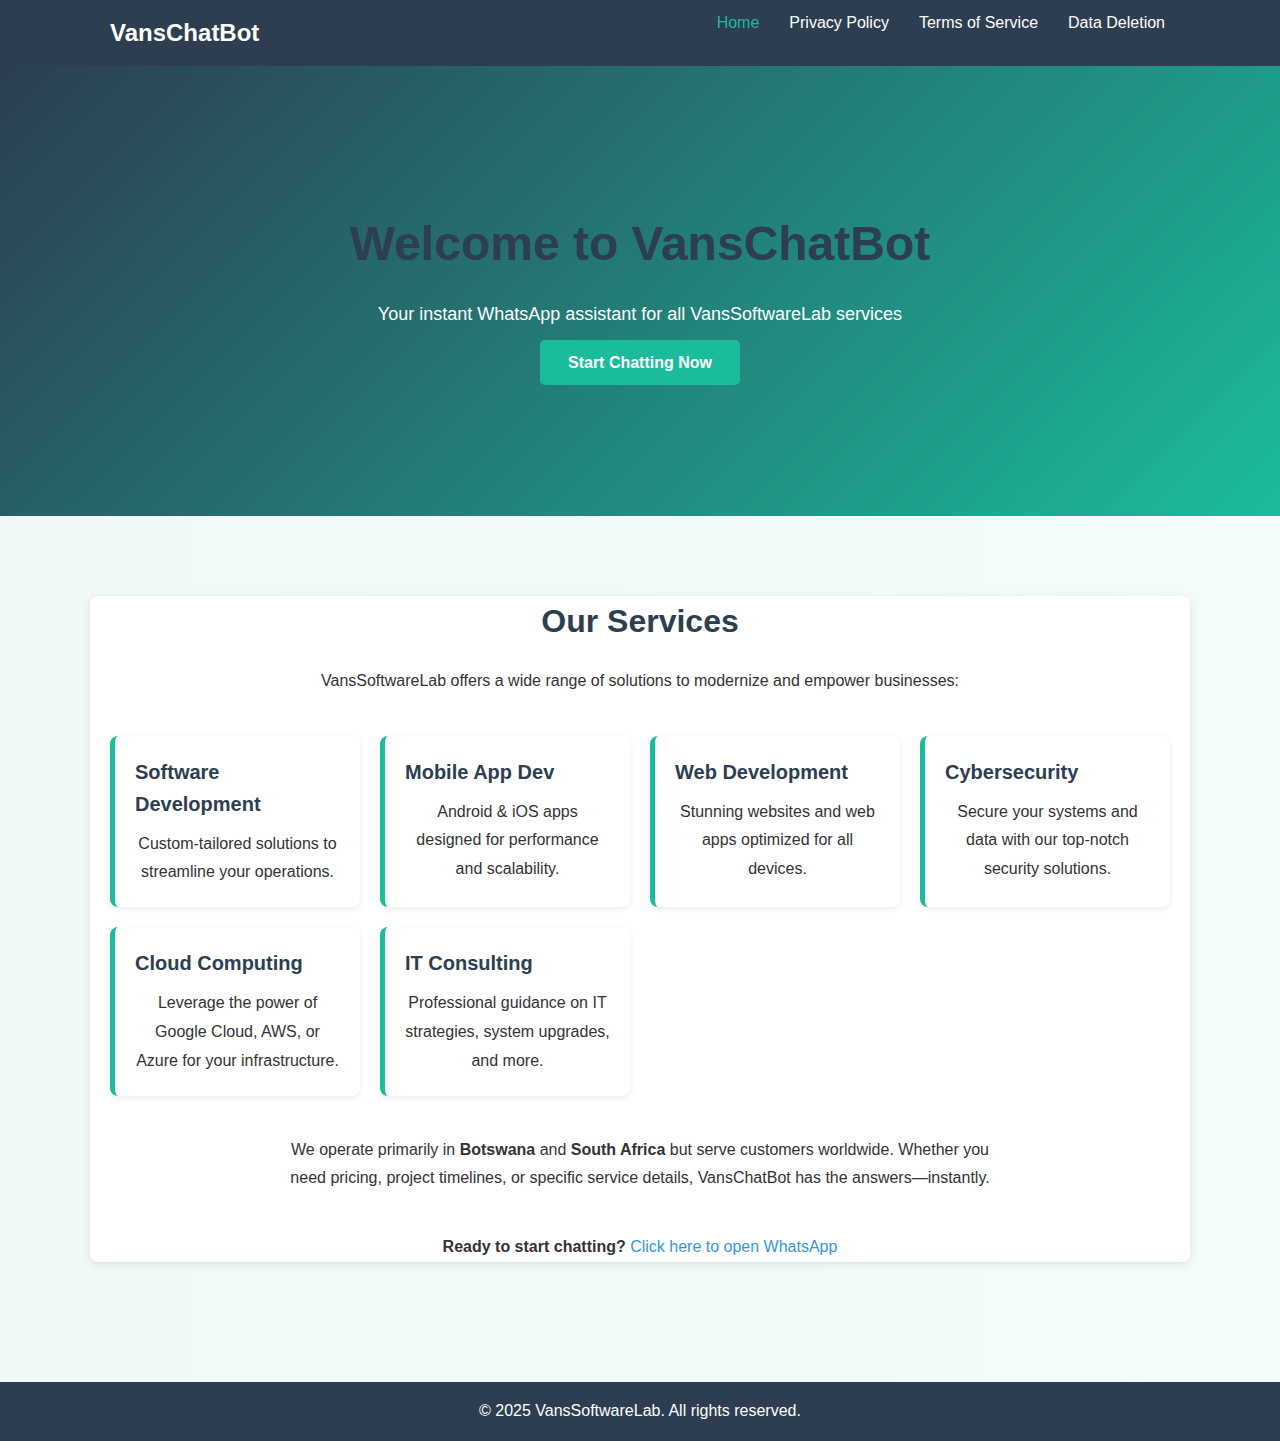
<file: index.html>
<!DOCTYPE html>
<html lang="en">

<head>
    <meta charset="UTF-8" />
    <meta name="viewport" content="width=device-width, initial-scale=1.0" />
    <title>VansChatBot - Home</title>
    <!-- Link to External CSS -->
    <link rel="stylesheet" href="css/style.css" />
</head>

<body>
    <!-- Header and Navbar -->
    <header>
        <div class="navbar-container">
            <div class="site-title">VansChatBot</div>
            <nav>
                <ul>
                    <li><a href="index.html" class="active">Home</a></li>
                    <li><a href="privacy-policy.html">Privacy Policy</a></li>
                    <li><a href="terms-of-service.html">Terms of Service</a></li>
                    <li><a href="data-deletion-instructions.html">Data Deletion</a></li>
                </ul>
            </nav>
        </div>
    </header>

    <!-- HERO SECTION -->

    <section class="hero">
        <div class="hero-content">
        <h1>Welcome to VansChatBot</h1>
        <p>Your instant WhatsApp assistant for all VansSoftwareLab services</p>
        <a href="https://wa.me/1234567890" target="_blank" class="cta-button">Start Chatting Now</a>
        </div>
    </section>


    <!-- SERVICES SECTION -->
    <section class="services-section">
        <div class="container">
            <h2>Our Services</h2>
            <p>VansSoftwareLab offers a wide range of solutions to modernize and empower businesses:</p>
            <div class="services-grid">
                <div class="service-card">
                    <h3>Software Development</h3>
                    <p>Custom-tailored solutions to streamline your operations.</p>
                </div>
                <div class="service-card">
                    <h3>Mobile App Dev</h3>
                    <p>Android & iOS apps designed for performance and scalability.</p>
                </div>
                <div class="service-card">
                    <h3>Web Development</h3>
                    <p>Stunning websites and web apps optimized for all devices.</p>
                </div>
                <div class="service-card">
                    <h3>Cybersecurity</h3>
                    <p>Secure your systems and data with our top-notch security solutions.</p>
                </div>
                <div class="service-card">
                    <h3>Cloud Computing</h3>
                    <p>Leverage the power of Google Cloud, AWS, or Azure for your infrastructure.</p>
                </div>
                <div class="service-card">
                    <h3>IT Consulting</h3>
                    <p>Professional guidance on IT strategies, system upgrades, and more.</p>
                </div>
            </div>
            <p>
                We operate primarily in <strong>Botswana</strong> and <strong>South Africa</strong>
                but serve customers worldwide. Whether you need pricing, project timelines, or
                specific service details, VansChatBot has the answers—instantly.
            </p>
            <p>
                <strong>Ready to start chatting?</strong>
                <a href="https://wa.me/1234567890?text=Hello%2C%20VansChatbot%21" target="_blank">
                    Click here to open WhatsApp
                </a>
            </p>
        </div>
    </section>

    <!-- FOOTER -->
    <footer>
        <p>&copy; 2025 VansSoftwareLab. All rights reserved.</p>
        <!-- Back to Top Button -->
        <button id="backToTopBtn">Back to Top</button>
    </footer>

    <!-- JS Script -->
    <script src="js/script.js"></script>
</body>

</html>
</file>
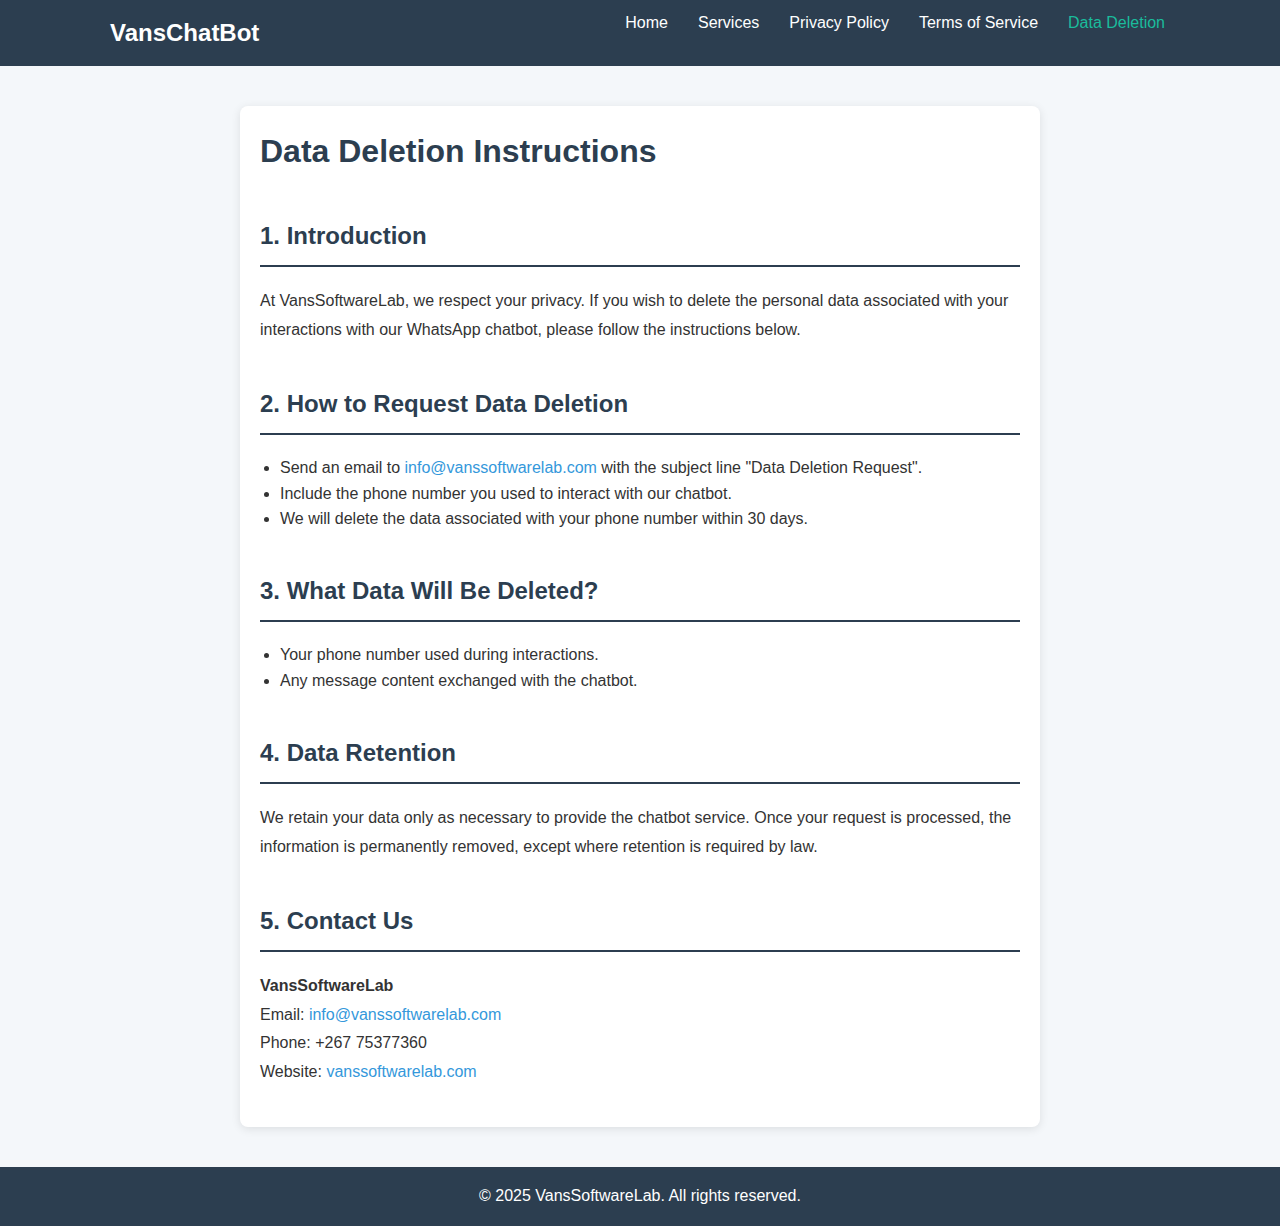
<file: data-deletion-instructions.html>
<!DOCTYPE html>
<html lang="en">

<head>
    <meta charset="UTF-8" />
    <meta name="viewport" content="width=device-width, initial-scale=1.0" />
    <title>Data Deletion Instructions - VansSoftwareLab</title>
    <link rel="stylesheet" href="css/style.css" />
</head>

<body>
    <header>
        <div class="navbar-container">
            <div class="site-title">VansChatBot</div>
            <nav>
                <ul>
                    <li><a href="index.html">Home</a></li>
                    <li class="dropdown">
                        <a href="javascript:void(0)">Services</a>
                        <div class="dropdown-content">
                            <a href="#">Software Development</a>
                            <a href="#">Mobile App Dev</a>
                            <a href="#">Web Development</a>
                            <a href="#">Cybersecurity</a>
                            <a href="#">Cloud Computing</a>
                            <a href="#">IT Consulting</a>
                            <!-- etc. -->
                        </div>
                    </li>
                    <li><a href="privacy-policy.html">Privacy Policy</a></li>
                    <li><a href="terms-of-service.html">Terms of Service</a></li>
                    <li><a href="data-deletion-instructions.html" class="active">Data Deletion</a></li>
                </ul>
            </nav>
        </div>
    </header>

    <div class="container">
        <h1>Data Deletion Instructions</h1>
        <h2 class="section-title">1. Introduction</h2>
        <p>
            At VansSoftwareLab, we respect your privacy. If you wish to delete the personal data
            associated with your interactions with our WhatsApp chatbot, please follow the
            instructions below.
        </p>

        <h2 class="section-title">2. How to Request Data Deletion</h2>
        <ul>
            <li>
                Send an email to <a href="mailto:info@vanssoftwarelab.com">info@vanssoftwarelab.com</a>
                with the subject line "Data Deletion Request".
            </li>
            <li>
                Include the phone number you used to interact with our chatbot.
            </li>
            <li>
                We will delete the data associated with your phone number within 30 days.
            </li>
        </ul>

        <h2 class="section-title">3. What Data Will Be Deleted?</h2>
        <ul>
            <li>Your phone number used during interactions.</li>
            <li>Any message content exchanged with the chatbot.</li>
        </ul>

        <h2 class="section-title">4. Data Retention</h2>
        <p>
            We retain your data only as necessary to provide the chatbot service. Once your
            request is processed, the information is permanently removed, except where
            retention is required by law.
        </p>

        <h2 class="section-title">5. Contact Us</h2>
        <p><strong>VansSoftwareLab</strong><br>
            Email: <a href="mailto:info@vanssoftwarelab.com">info@vanssoftwarelab.com</a><br>
            Phone: +267 75377360<br>
            Website: <a href="https://vanssoftwarelab.com" target="_blank">vanssoftwarelab.com</a>
        </p>
    </div>

    <footer>
        <p>&copy; 2025 VansSoftwareLab. All rights reserved.</p>
        <button id="backToTopBtn">Back to Top</button>
    </footer>

    <script src="js/script.js"></script>
</body>

</html>
</file>
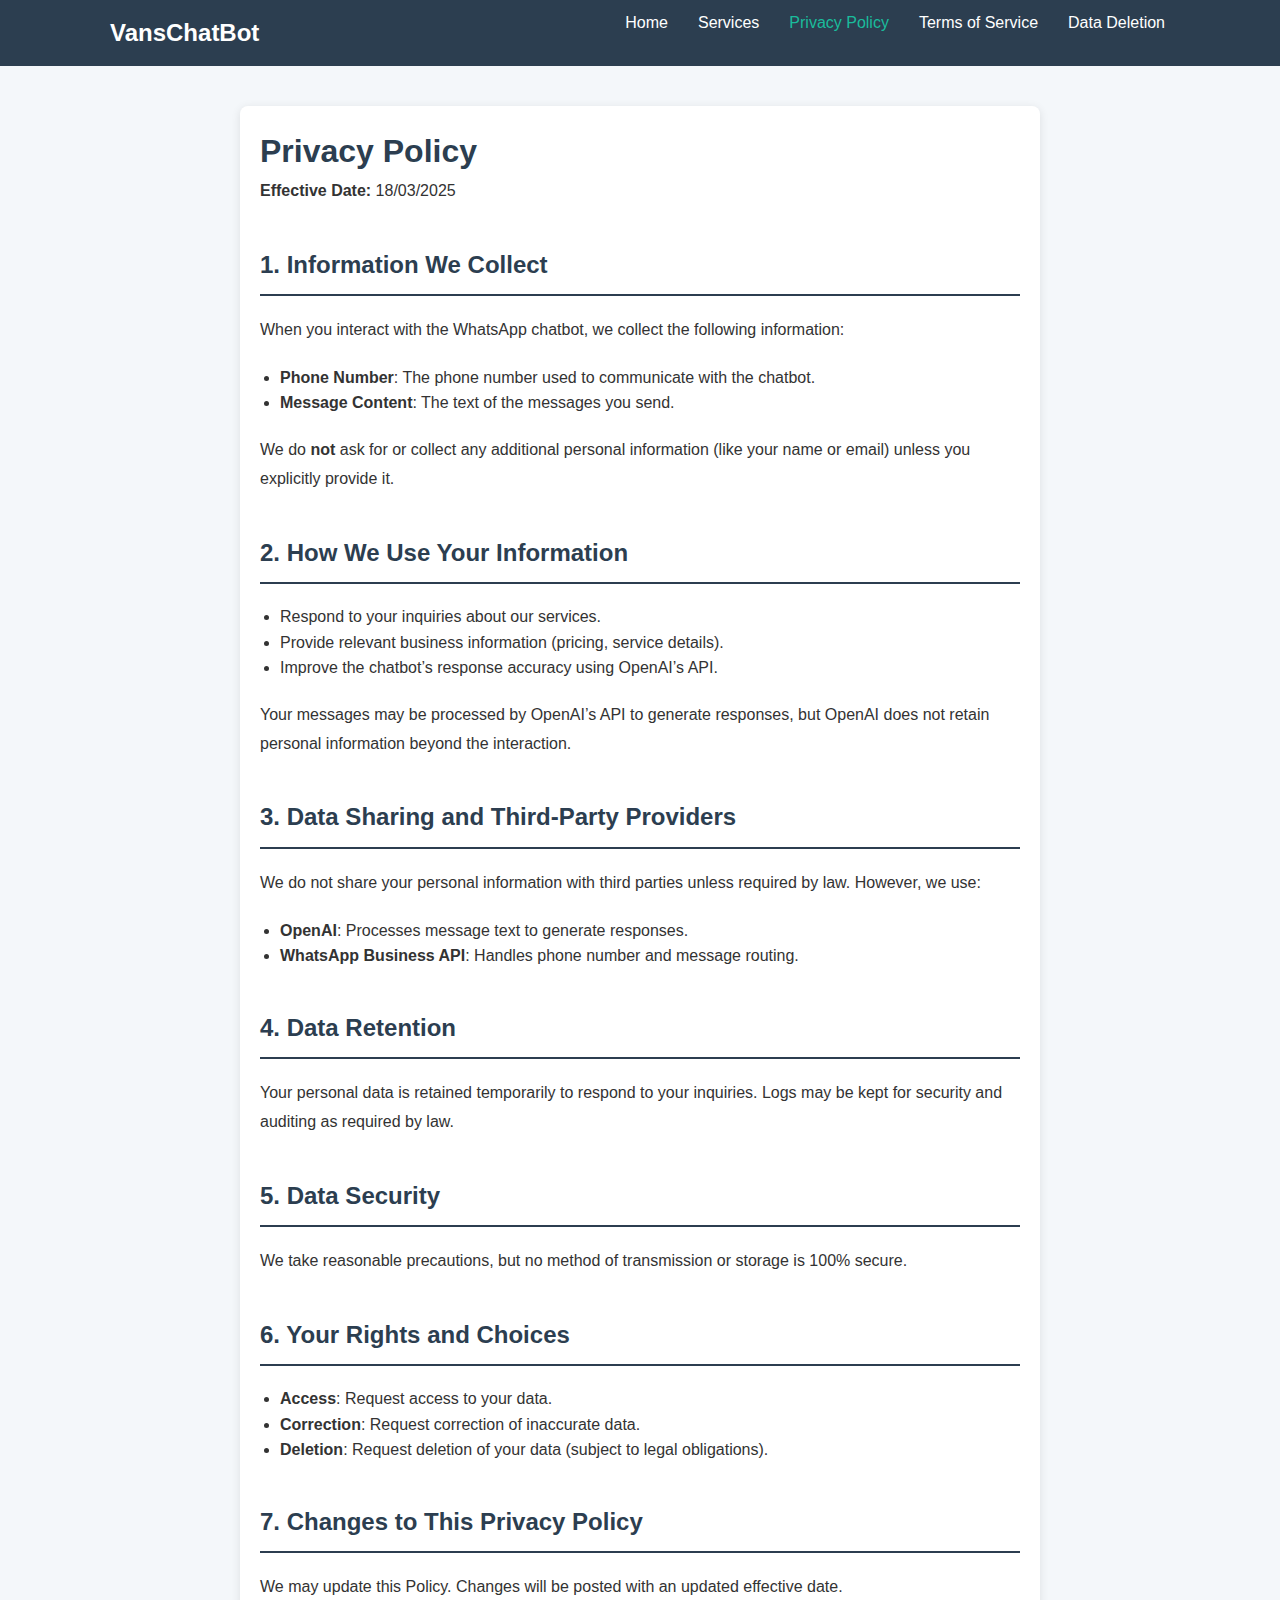
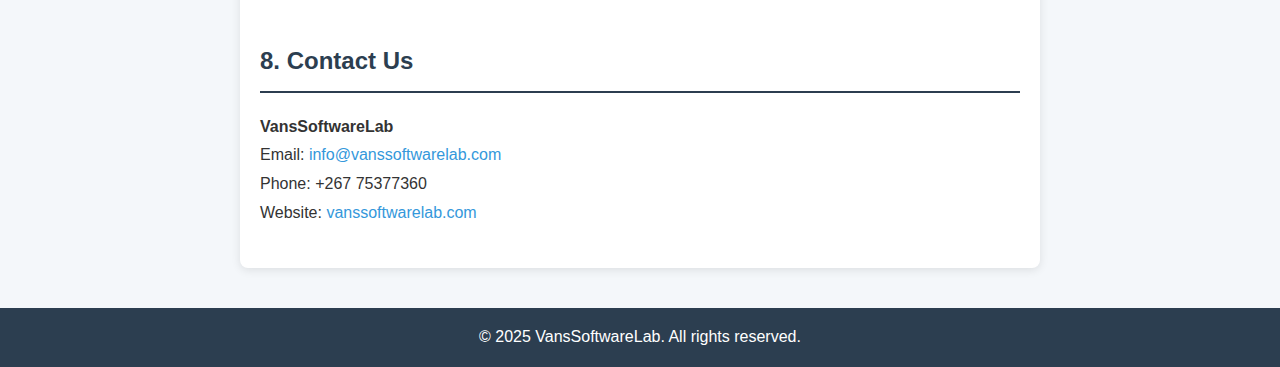
<file: privacy-policy.html>
<!DOCTYPE html>
<html lang="en">

<head>
    <meta charset="UTF-8" />
    <meta name="viewport" content="width=device-width, initial-scale=1.0" />
    <title>Privacy Policy - VansSoftwareLab</title>
    <link rel="stylesheet" href="css/style.css" />
</head>

<body>
    <header>
        <div class="navbar-container">
            <div class="site-title">VansChatBot</div>
            <nav>
                <ul>
                    <li><a href="index.html">Home</a></li>
                    <li class="dropdown">
                        <a href="javascript:void(0)">Services</a>
                        <div class="dropdown-content">
                            <a href="#">Software Development</a>
                            <a href="#">Mobile App Dev</a>
                            <a href="#">Web Development</a>
                            <a href="#">Cybersecurity</a>
                            <a href="#">Cloud Computing</a>
                            <a href="#">IT Consulting</a>
                            <!-- etc. -->
                        </div>
                    </li>
                    <li><a href="privacy-policy.html" class="active">Privacy Policy</a></li>
                    <li><a href="terms-of-service.html">Terms of Service</a></li>
                    <li><a href="data-deletion-instructions.html">Data Deletion</a></li>
                </ul>
            </nav>
        </div>
    </header>

    <div class="container">
        <h1>Privacy Policy</h1>
        <p><strong>Effective Date:</strong> 18/03/2025</p>

        <h2 class="section-title">1. Information We Collect</h2>
        <p>When you interact with the WhatsApp chatbot, we collect the following information:</p>
        <ul>
            <li><strong>Phone Number</strong>: The phone number used to communicate with the chatbot.</li>
            <li><strong>Message Content</strong>: The text of the messages you send.</li>
        </ul>
        <p>
            We do <strong>not</strong> ask for or collect any additional personal information (like your
            name or email) unless you explicitly provide it.
        </p>

        <h2 class="section-title">2. How We Use Your Information</h2>
        <ul>
            <li>Respond to your inquiries about our services.</li>
            <li>Provide relevant business information (pricing, service details).</li>
            <li>Improve the chatbot’s response accuracy using OpenAI’s API.</li>
        </ul>
        <p>
            Your messages may be processed by OpenAI’s API to generate responses, but OpenAI does not
            retain personal information beyond the interaction.
        </p>

        <h2 class="section-title">3. Data Sharing and Third-Party Providers</h2>
        <p>
            We do not share your personal information with third parties unless required by law. However,
            we use:
        </p>
        <ul>
            <li><strong>OpenAI</strong>: Processes message text to generate responses.</li>
            <li><strong>WhatsApp Business API</strong>: Handles phone number and message routing.</li>
        </ul>

        <h2 class="section-title">4. Data Retention</h2>
        <p>
            Your personal data is retained temporarily to respond to your inquiries. Logs may be kept for
            security and auditing as required by law.
        </p>

        <h2 class="section-title">5. Data Security</h2>
        <p>
            We take reasonable precautions, but no method of transmission or storage is 100% secure.
        </p>

        <h2 class="section-title">6. Your Rights and Choices</h2>
        <ul>
            <li><strong>Access</strong>: Request access to your data.</li>
            <li><strong>Correction</strong>: Request correction of inaccurate data.</li>
            <li><strong>Deletion</strong>: Request deletion of your data (subject to legal obligations).</li>
        </ul>

        <h2 class="section-title">7. Changes to This Privacy Policy</h2>
        <p>
            We may update this Policy. Changes will be posted with an updated effective date.
        </p>

        <h2 class="section-title">8. Contact Us</h2>
        <p><strong>VansSoftwareLab</strong><br>
            Email: <a href="mailto:info@vanssoftwarelab.com">info@vanssoftwarelab.com</a><br>
            Phone: +267 75377360<br>
            Website: <a href="https://vanssoftwarelab.com" target="_blank">vanssoftwarelab.com</a>
        </p>
    </div>

    <footer>
        <p>&copy; 2025 VansSoftwareLab. All rights reserved.</p>
        <button id="backToTopBtn">Back to Top</button>
    </footer>

    <script src="js/script.js"></script>
</body>

</html>
</file>
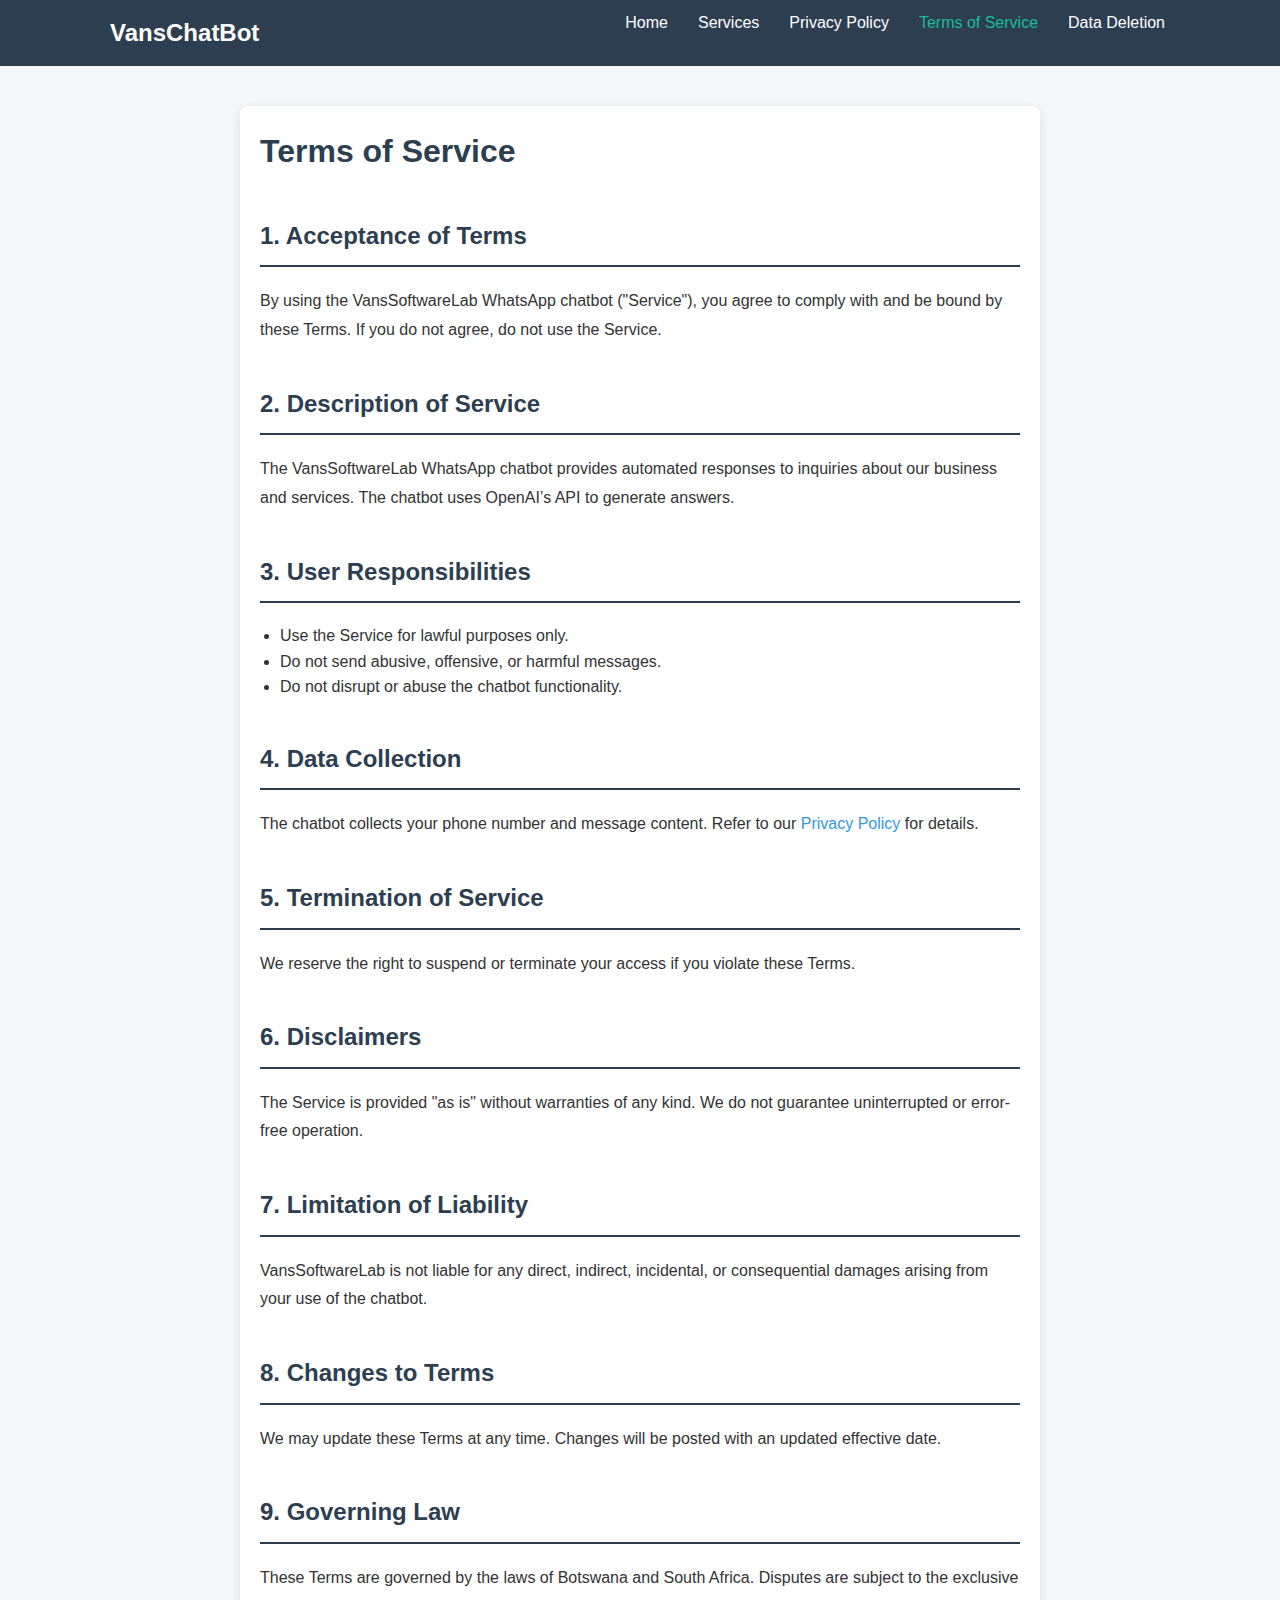
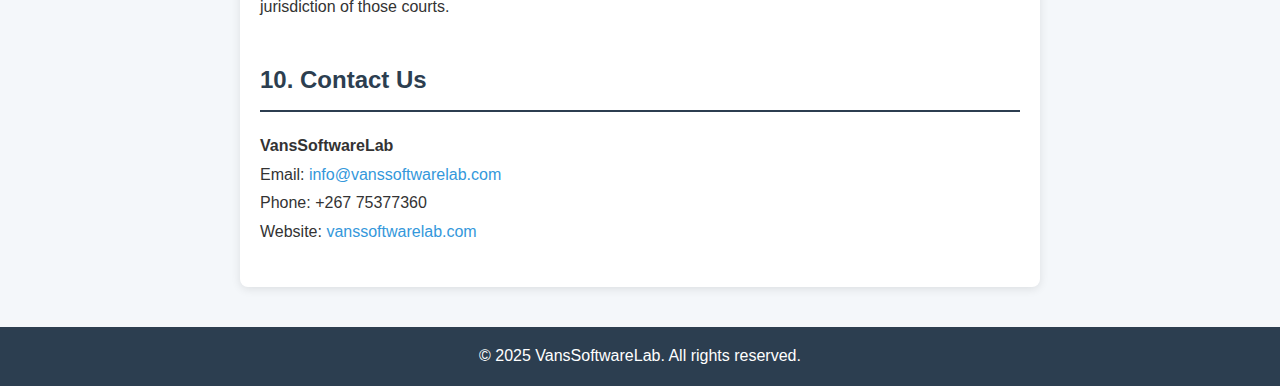
<file: terms-of-service.html>
<!DOCTYPE html>
<html lang="en">

<head>
    <meta charset="UTF-8" />
    <meta name="viewport" content="width=device-width, initial-scale=1.0" />
    <title>Terms of Service - VansSoftwareLab</title>
    <link rel="stylesheet" href="css/style.css" />
</head>

<body>
    <header>
        <div class="navbar-container">
            <div class="site-title">VansChatBot</div>
            <nav>
                <ul>
                    <li><a href="index.html">Home</a></li>
                    <li class="dropdown">
                        <a href="javascript:void(0)">Services</a>
                        <div class="dropdown-content">
                            <a href="#">Software Development</a>
                            <a href="#">Mobile App Dev</a>
                            <a href="#">Web Development</a>
                            <a href="#">Cybersecurity</a>
                            <a href="#">Cloud Computing</a>
                            <a href="#">IT Consulting</a>
                            <!-- etc. -->
                        </div>
                    </li>
                    <li><a href="privacy-policy.html">Privacy Policy</a></li>
                    <li><a href="terms-of-service.html" class="active">Terms of Service</a></li>
                    <li><a href="data-deletion-instructions.html">Data Deletion</a></li>
                </ul>
            </nav>
        </div>
    </header>

    <div class="container">
        <h1>Terms of Service</h1>
        <h2 class="section-title">1. Acceptance of Terms</h2>
        <p>
            By using the VansSoftwareLab WhatsApp chatbot ("Service"), you agree to comply with and be
            bound by these Terms. If you do not agree, do not use the Service.
        </p>

        <h2 class="section-title">2. Description of Service</h2>
        <p>
            The VansSoftwareLab WhatsApp chatbot provides automated responses to inquiries about our
            business and services. The chatbot uses OpenAI’s API to generate answers.
        </p>

        <h2 class="section-title">3. User Responsibilities</h2>
        <ul>
            <li>Use the Service for lawful purposes only.</li>
            <li>Do not send abusive, offensive, or harmful messages.</li>
            <li>Do not disrupt or abuse the chatbot functionality.</li>
        </ul>

        <h2 class="section-title">4. Data Collection</h2>
        <p>
            The chatbot collects your phone number and message content. Refer to our
            <a href="privacy.html" target="_blank">Privacy Policy</a> for details.
        </p>

        <h2 class="section-title">5. Termination of Service</h2>
        <p>
            We reserve the right to suspend or terminate your access if you violate these Terms.
        </p>

        <h2 class="section-title">6. Disclaimers</h2>
        <p>
            The Service is provided "as is" without warranties of any kind. We do not guarantee
            uninterrupted or error-free operation.
        </p>

        <h2 class="section-title">7. Limitation of Liability</h2>
        <p>
            VansSoftwareLab is not liable for any direct, indirect, incidental, or consequential damages
            arising from your use of the chatbot.
        </p>

        <h2 class="section-title">8. Changes to Terms</h2>
        <p>
            We may update these Terms at any time. Changes will be posted with an updated effective date.
        </p>

        <h2 class="section-title">9. Governing Law</h2>
        <p>
            These Terms are governed by the laws of Botswana and South Africa. Disputes are subject to the
            exclusive jurisdiction of those courts.
        </p>

        <h2 class="section-title">10. Contact Us</h2>
        <p><strong>VansSoftwareLab</strong><br>
            Email: <a href="mailto:info@vanssoftwarelab.com">info@vanssoftwarelab.com</a><br>
            Phone: +267 75377360<br>
            Website: <a href="https://vanssoftwarelab.com" target="_blank">vanssoftwarelab.com</a>
        </p>
    </div>

    <footer>
        <p>&copy; 2025 VansSoftwareLab. All rights reserved.</p>
        <button id="backToTopBtn">Back to Top</button>
    </footer>

    <script src="js/script.js"></script>
</body>

</html>
</file>
<file: css/style.css>
/* ------------------- Global Reset & Body ------------------- */
* {
    margin: 0;
    padding: 0;
    box-sizing: border-box;
}

body {
    font-family: "Segoe UI", Tahoma, Geneva, Verdana, sans-serif;
    background-color: #f4f7fa;
    color: #333;
    line-height: 1.6;
    /* If you want to keep fade-in logic, remove or adapt as needed */
}

/* ------------------- Header & Navbar ------------------- */
header {
    background-color: #2c3e50;
    color: #fff;
    padding: 10px 0;
    position: relative;
}

.navbar-container {
    max-width: 1100px;
    margin: 0 auto;
    display: flex;
    align-items: center;
    padding: 0 20px;
}

.logo {
    height: 50px;
    margin-right: 15px;
}

.site-title {
    font-size: 24px;
    font-weight: bold;
    margin-right: auto;
}

nav ul {
    list-style: none;
    display: flex;
    align-items: center;
}

nav li {
    margin-left: 20px;
    position: relative;
}

nav a {
    color: #fff;
    text-decoration: none;
    font-weight: 500;
    transition: color 0.3s ease;
    padding: 5px;
}

nav a:hover,
nav a.active {
    color: #1abc9c;
}

/* Basic dropdown parent */
.dropdown {
    position: relative;
    /* for absolute-positioned .dropdown-content */
}

/* Hidden by default */
.dropdown-content {
    display: none;
    position: absolute;
    background-color: #34495e;
    min-width: 180px;
    top: 35px;
    left: 0;
    border-radius: 4px;
    box-shadow: 0 2px 8px rgba(0, 0, 0, 0.2);
    z-index: 1000;
}

/* Dropdown items */
.dropdown-content a {
    color: #fff;
    padding: 10px 15px;
    text-decoration: none;
    display: block;
}

.dropdown-content a:hover {
    background-color: #1abc9c;
}

/* Show it on hover */
.dropdown:hover .dropdown-content {
    display: block;
}

/* ------------------- Hero Section ------------------- */
.hero {
    position: relative;
    background: linear-gradient(135deg, #2c3e50, #1abc9c);
    /* no big logo background */
    height: 50vh;
    display: flex;
    align-items: center;
    justify-content: center;
    color: #fff;
    overflow: hidden;
    text-align: center;
}

.hero-content {
    position: relative;
    max-width: 700px;
    padding: 20px;
}

.hero-logo {
    width: 200px;
    margin-bottom: 20px;
}

.hero-content h1 {
    font-size: 48px;
    margin-bottom: 15px;
}

.hero-content p {
    font-size: 18px;
    margin-bottom: 20px;
}

.cta-button {
    background-color: #1abc9c;
    color: #fff;
    padding: 14px 28px;
    border-radius: 5px;
    text-decoration: none;
    font-size: 16px;
    font-weight: 600;
    transition: background-color 0.3s;
}

.cta-button:hover {
    background-color: #16a085;
}

/* ------------------- Container (optional) ------------------- */
.container {
    max-width: 800px;
    margin: 40px auto;
    padding: 20px;
    background-color: #fff;
    border-radius: 8px;
    box-shadow: 0 2px 10px rgba(0, 0, 0, 0.1);
}

/* ------------------- Services Section ------------------- */
.services-section {
    /* Subtle greenish gradient (change to your liking) */
    background: linear-gradient(to right, #f0f9f7, #f4fcfb);
    padding: 80px 0;
    /* extra top/bottom space */
}

.services-section .container {
    max-width: 1100px;
    margin: 0 auto;
    padding: 0 20px;
    /* left/right spacing */
}

/* Center the heading, maybe make it larger */
.services-section h2 {
    text-align: center;
    font-size: 32px;
    margin-bottom: 20px;
}

/* Paragraph or short intro text */
.services-section p {
    text-align: center;
    max-width: 700px;
    margin: 0 auto 40px;
    /* centers the paragraph, adds bottom spacing */
    line-height: 1.8;
}

/* The grid of cards */
.services-grid {
    display: grid;
    grid-template-columns: repeat(auto-fill, minmax(250px, 1fr));
    gap: 20px;
}

/* Each service card */
.service-card {
    background-color: #fff;
    border-radius: 8px;
    padding: 20px;
    box-shadow: 0 2px 6px rgba(0, 0, 0, 0.08);
    border-left: 5px solid #1abc9c;
    /* small accent on left edge */
    transition: transform 0.3s;
}

.service-card:hover {
    transform: translateY(-4px);
}

.service-card h3 {
    font-size: 20px;
    margin-bottom: 10px;
    color: #2c3e50;
}

.service-card p {
    margin-bottom: 0;
    /* or your desired spacing */
}
.services-grid {
    display: grid;
    grid-template-columns: repeat(auto-fill, minmax(250px, 1fr));
    gap: 20px;
    margin-bottom: 40px;
    /* space below the cards */
}

.services-bottom-text {
    margin-top: 20px;
    line-height: 1.8;
}

/* ------------------- Headings & Section Titles ------------------- */
h1,
h2,
h3,
.section-title {
    color: #2c3e50;
}

.section-title {
    font-size: 24px;
    /* Add more space above and below the line: */
    margin-top: 40px;
    /* space above */
    margin-bottom: 20px;
    /* space below */
    padding-bottom: 10px;
    /* space between text and line */
    border-bottom: 2px solid #2c3e50;
}

/* ------------------- Paragraph & Links ------------------- */
p {
    font-size: 16px;
    line-height: 1.8;
    margin-bottom: 20px;
}

ul {
    margin-left: 20px;
    margin-bottom: 20px;
}

a {
    color: #3498db;
    /* standard link color */
    text-decoration: none;
}

a:hover {
    text-decoration: underline;
}

/* ------------------- Footer & Back to Top ------------------- */
footer {
    text-align: center;
    background-color: #2c3e50;
    color: #fff;
    padding: 15px 0;
    position: relative;
    margin-top: 0;
}

footer p {
    margin: 0;
}

#backToTopBtn {
    display: none;
    position: fixed;
    bottom: 80px;
    right: 30px;
    background-color: #1abc9c;
    color: #fff;
    border: none;
    padding: 10px 15px;
    border-radius: 4px;
    cursor: pointer;
    box-shadow: 0 2px 4px rgba(0, 0, 0, 0.2);
    transition: background-color 0.3s ease;
}

#backToTopBtn:hover {
    background-color: #16a085;
}

/* ------------------- Responsive Tweaks ------------------- */
@media (max-width: 768px) {
    .hero {
        height: 50vh;
    }

    .hero-content h1 {
        font-size: 36px;
    }

    .services-grid {
        grid-template-columns: 1fr;
        /* single-column layout on mobile */
    }
}
</file>
